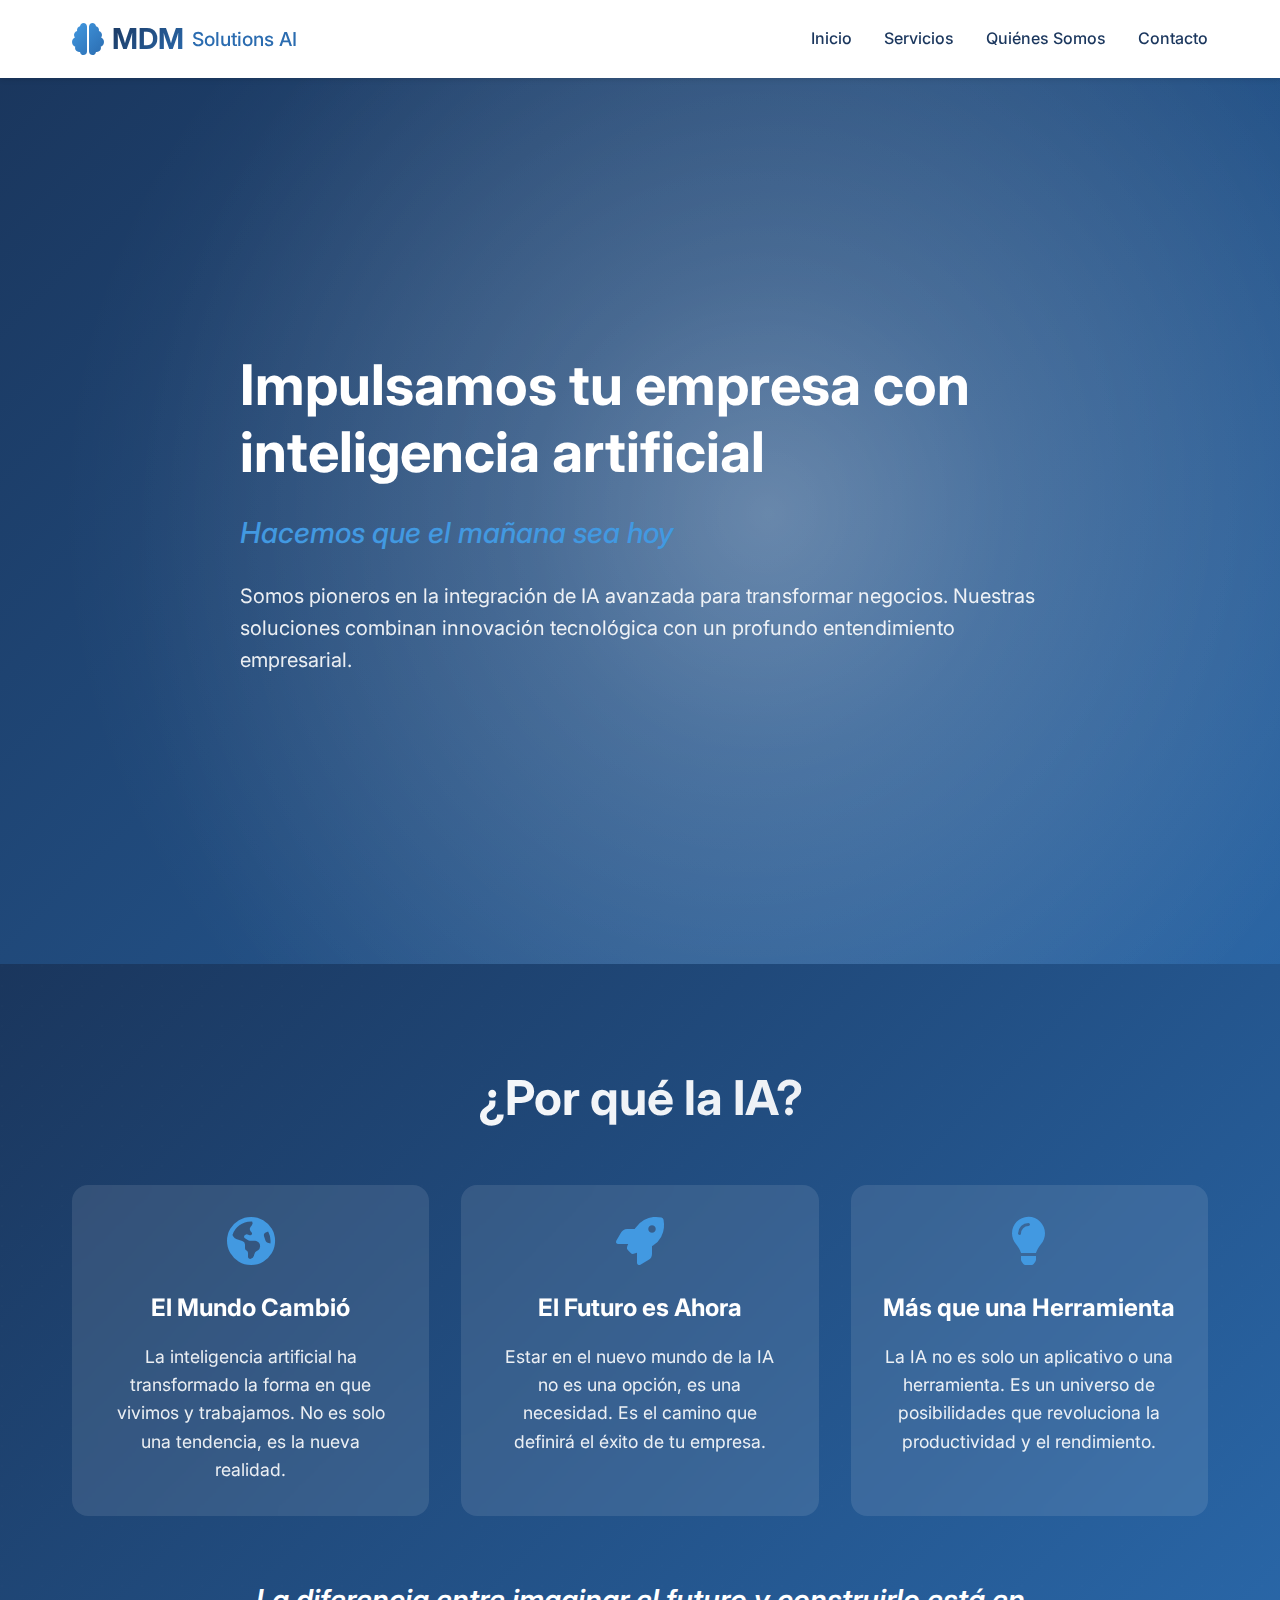
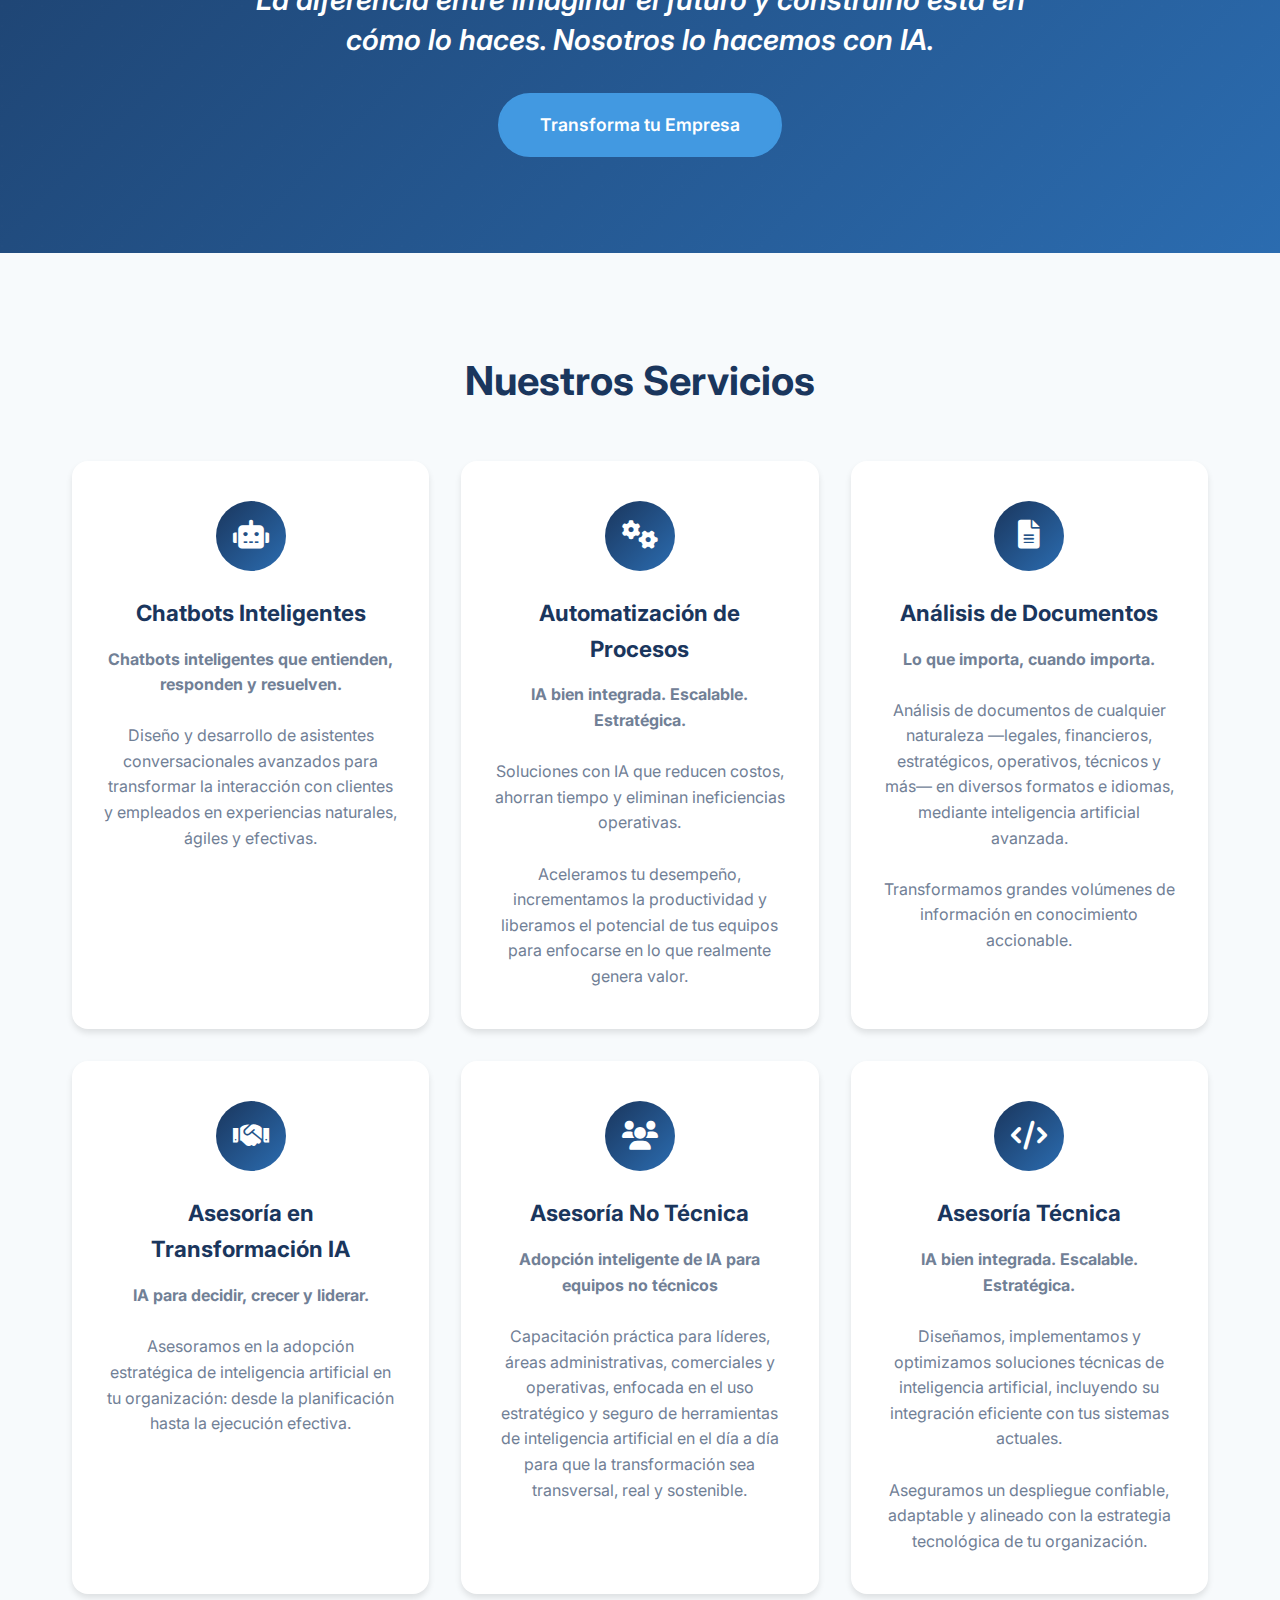
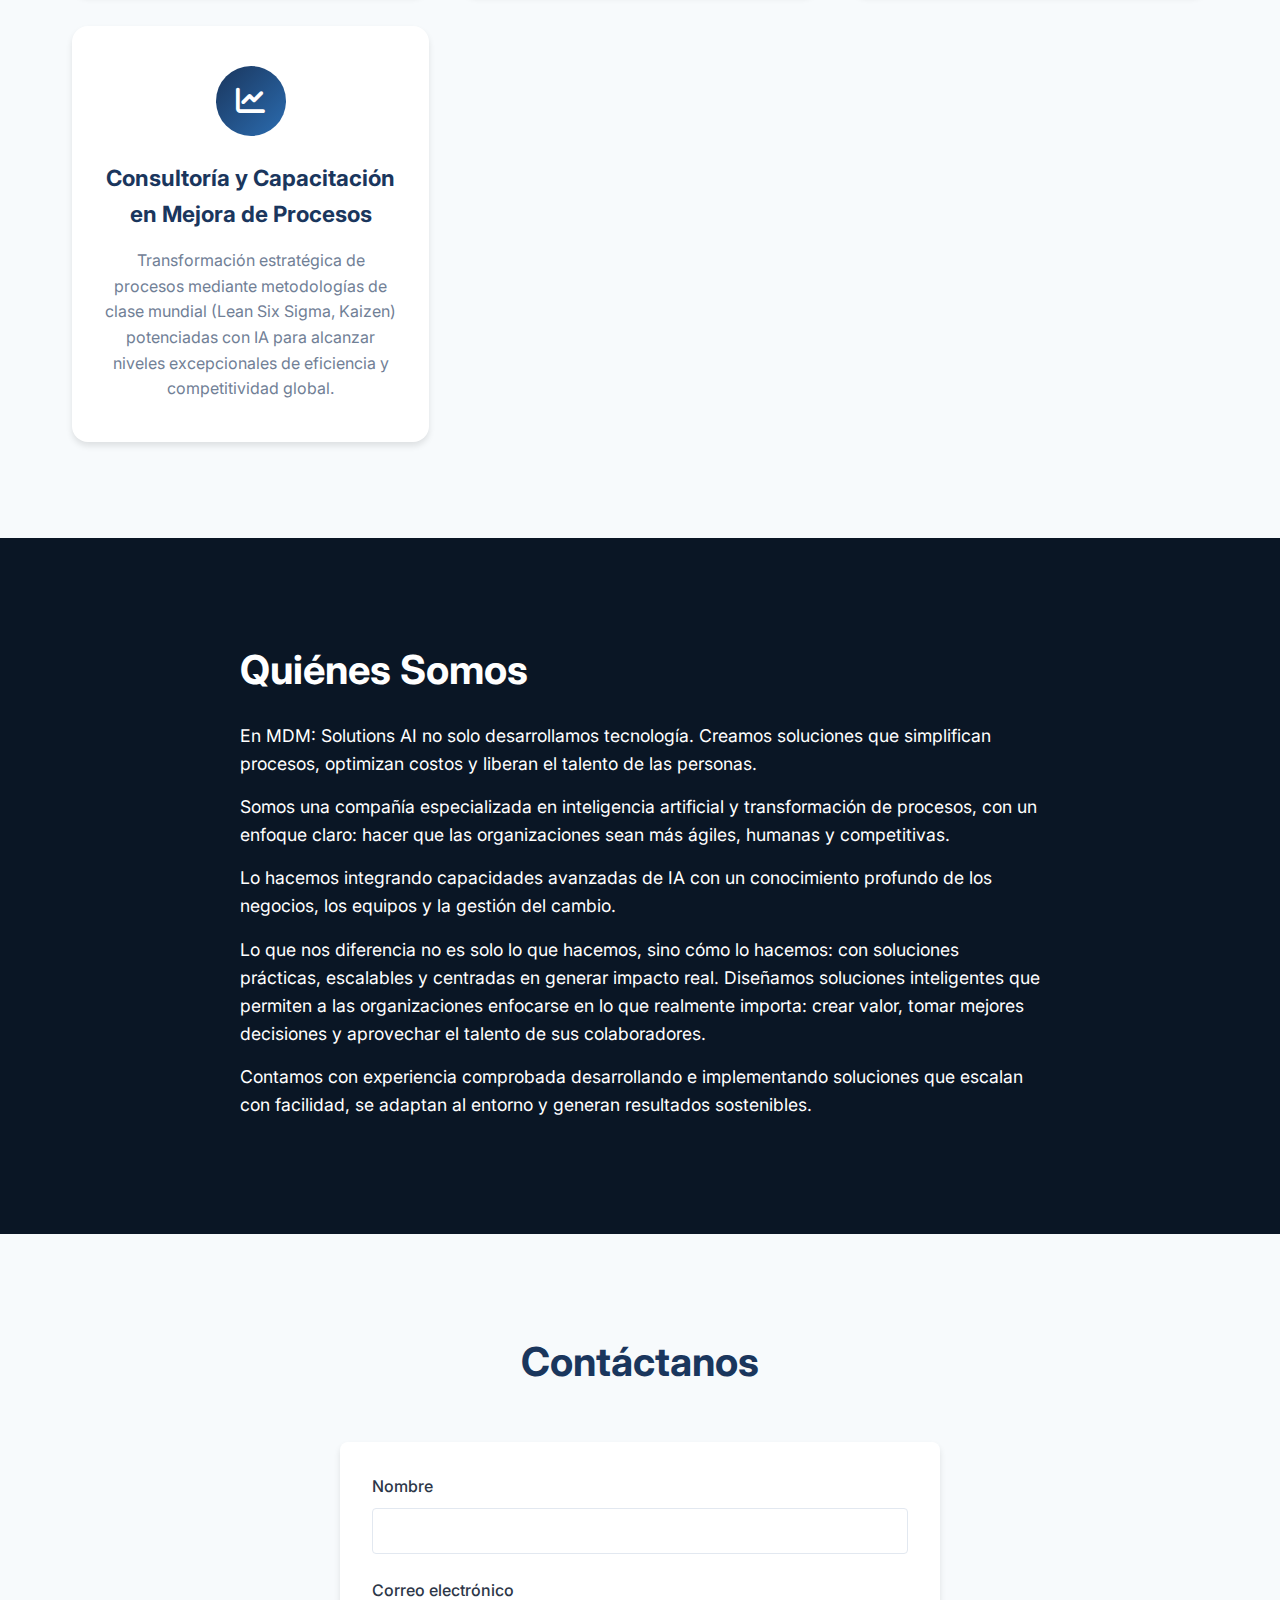
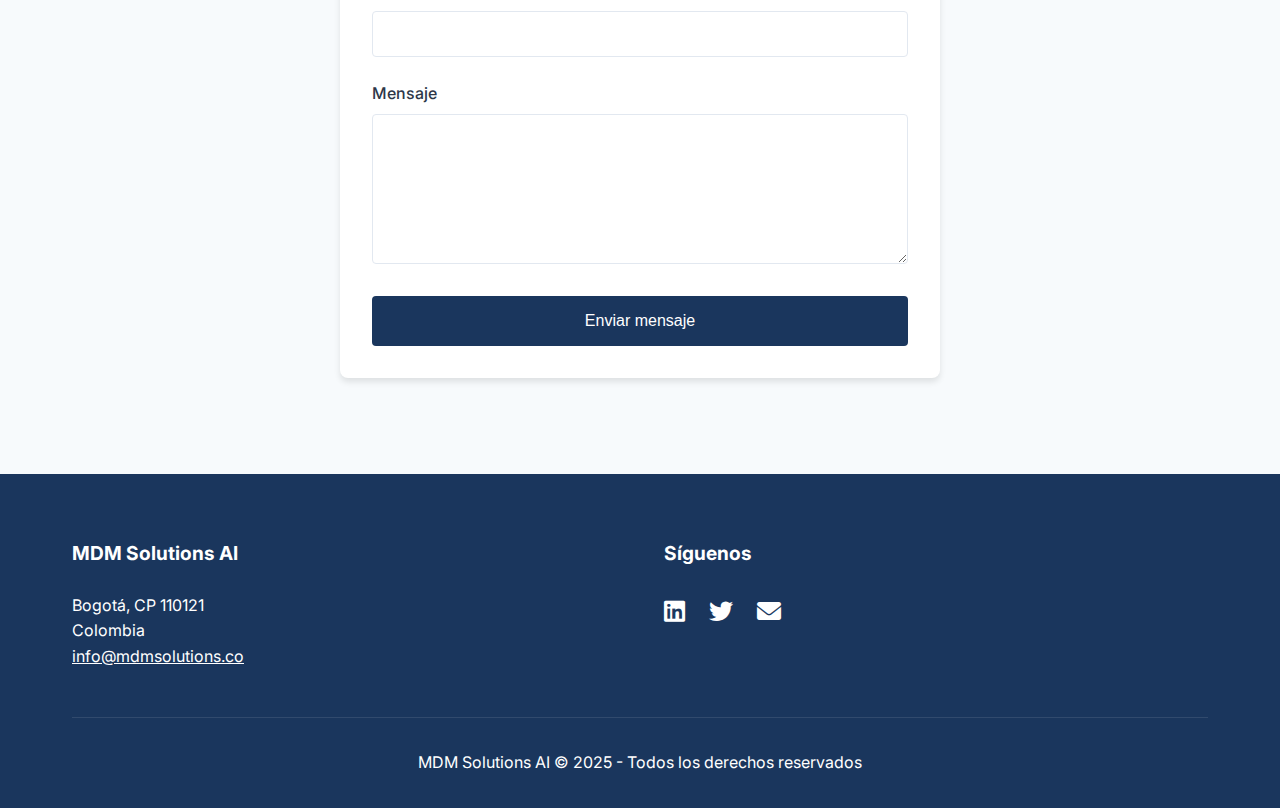
<file: index.html>
<!DOCTYPE html>
<html lang="es">
<head>
    <meta charset="UTF-8">
    <meta name="viewport" content="width=device-width, initial-scale=1.0">
    <title>MDM Solutions AI - Soluciones de Inteligencia Artificial</title>
    <link rel="stylesheet" href="styles.css">
    <!-- Font Awesome para íconos -->
    <link rel="stylesheet" href="https://cdnjs.cloudflare.com/ajax/libs/font-awesome/6.0.0/css/all.min.css">
    <!-- Google Fonts -->
    <link href="https://fonts.googleapis.com/css2?family=Inter:wght@300;400;500;600;700&display=swap" rel="stylesheet">
</head>
<body>
    <header class="header">
        <nav class="nav container">
            <a href="#" class="logo">
                <i class="fas fa-brain"></i>
                <span class="logo-text">MDM</span>
                <span class="logo-full">Solutions AI</span>
            </a>
            <button class="menu-toggle" aria-label="Toggle menu">
                <span></span>
                <span></span>
                <span></span>
            </button>
            <ul class="nav-links">
                <li><a href="#inicio">Inicio</a></li>
                <li><a href="#servicios">Servicios</a></li>
                <li><a href="#acerca">Quiénes Somos</a></li>
                <li><a href="#contacto">Contacto</a></li>
            </ul>
        </nav>
    </header>
    <div class="nav-overlay"></div>

    <main>
        <!-- Sección principal -->
        <section id="inicio" class="hero">
            <div class="hero-overlay"></div>
            <div class="container">
                <div class="hero-content">
                    <h1>Impulsamos tu empresa con inteligencia artificial</h1>
                    <p class="hero-slogan">Hacemos que el mañana sea hoy</p>
                    <p class="hero-subtitle">Somos pioneros en la integración de IA avanzada para transformar negocios. Nuestras soluciones combinan innovación tecnológica con un profundo entendimiento empresarial.</p>
                </div>
            </div>
        </section>

        <!-- Sección de Impacto IA -->
        <section class="impact-section">
            <div class="container">
                <div class="impact-content">
                    <h2 class="impact-title">¿Por qué la IA?</h2>
                    <div class="impact-grid">
                        <div class="impact-card">
                            <i class="fas fa-globe-americas"></i>
                            <h3>El Mundo Cambió</h3>
                            <p>La inteligencia artificial ha transformado la forma en que vivimos y trabajamos. No es solo una tendencia, es la nueva realidad.</p>
                        </div>
                        <div class="impact-card">
                            <i class="fas fa-rocket"></i>
                            <h3>El Futuro es Ahora</h3>
                            <p>Estar en el nuevo mundo de la IA no es una opción, es una necesidad. Es el camino que definirá el éxito de tu empresa.</p>
                        </div>
                        <div class="impact-card">
                            <i class="fas fa-lightbulb"></i>
                            <h3>Más que una Herramienta</h3>
                            <p>La IA no es solo un aplicativo o una herramienta. Es un universo de posibilidades que revoluciona la productividad y el rendimiento.</p>
                        </div>
                    </div>
                    <div class="impact-cta">
                        <p class="impact-quote">La diferencia entre imaginar el futuro y construirlo está en cómo lo haces. Nosotros lo hacemos con IA.</p>
                        <a href="#contacto" class="btn-primary">Transforma tu Empresa</a>
                    </div>
                </div>
            </div>
        </section>

        <!-- Sección de servicios -->
        <section id="servicios" class="services">
            <div class="container">
                <h2>Nuestros Servicios</h2>
                <div class="services-grid">
                    <div class="service-card">
                        <div class="service-icon">
                            <i class="fas fa-robot"></i>
                        </div>
                        <h3>Chatbots Inteligentes</h3>
                        <p><strong class="highlight-blue">Chatbots inteligentes que entienden, responden y resuelven.</strong><br><br>
                        Diseño y desarrollo de asistentes conversacionales avanzados para transformar la interacción con clientes y empleados en experiencias naturales, ágiles y efectivas.</p>
                    </div>
                    <div class="service-card">
                        <div class="service-icon">
                            <i class="fas fa-cogs"></i>
                        </div>
                        <h3>Automatización de Procesos</h3>
                        <p><strong class="highlight-blue">IA bien integrada. Escalable. Estratégica.</strong><br><br>
                        Soluciones con IA que reducen costos, ahorran tiempo y eliminan ineficiencias operativas.<br><br>Aceleramos tu desempeño, incrementamos la productividad y liberamos el potencial de tus equipos para enfocarse en lo que realmente genera valor.</p>
                    </div>
                    <div class="service-card">
                        <div class="service-icon">
                            <i class="fas fa-file-alt"></i>
                        </div>
                        <h3>Análisis de Documentos</h3>
                        <p><strong class="highlight-blue">Lo que importa, cuando importa.</strong><br><br>
                        Análisis de documentos de cualquier naturaleza —legales, financieros, estratégicos, operativos, técnicos y más— en diversos formatos e idiomas, mediante inteligencia artificial avanzada.<br><br>
                        Transformamos grandes volúmenes de información en conocimiento accionable.</p>
                    </div>
                    <div class="service-card">
                        <div class="service-icon">
                            <i class="fas fa-handshake"></i>
                        </div>
                        <h3>Asesoría en Transformación IA</h3>
                        <p><strong class="highlight-blue">IA para decidir, crecer y liderar.</strong><br><br>
                        Asesoramos en la adopción estratégica de inteligencia artificial en tu organización: desde la planificación hasta la ejecución efectiva.</p>
                    </div>
                    <div class="service-card">
                        <div class="service-icon">
                            <i class="fas fa-users"></i>
                        </div>
                        <h3>Asesoría No Técnica</h3>
                        <p><strong class="highlight-blue">Adopción inteligente de IA para equipos no técnicos</strong><br><br>
                        Capacitación práctica para líderes, áreas administrativas, comerciales y operativas, enfocada en el uso estratégico y seguro de herramientas de inteligencia artificial en el día a día para que la transformación sea transversal, real y sostenible.</p>
                    </div>
                    <div class="service-card">
                        <div class="service-icon">
                            <i class="fas fa-code"></i>
                        </div>
                        <h3>Asesoría Técnica</h3>
                        <p><strong class="highlight-blue">IA bien integrada. Escalable. Estratégica.</strong><br><br>
                        Diseñamos, implementamos y optimizamos soluciones técnicas de inteligencia artificial, incluyendo su integración eficiente con tus sistemas actuales.<br><br>
                        Aseguramos un despliegue confiable, adaptable y alineado con la estrategia tecnológica de tu organización.</p>
                    </div>
                    <div class="service-card">
                        <div class="service-icon">
                            <i class="fas fa-chart-line"></i>
                        </div>
                        <h3>Consultoría y Capacitación en Mejora de Procesos</h3>
                        <p>Transformación estratégica de procesos mediante metodologías de clase mundial (Lean Six Sigma, Kaizen) potenciadas con IA para alcanzar niveles excepcionales de eficiencia y competitividad global.</p>
                    </div>
                </div>
            </div>
        </section>

        <!-- Sección Quiénes Somos -->
        <section id="acerca" class="about" style="background: linear-gradient(rgba(0, 0, 0, 0.6), rgba(0, 0, 0, 0.6)), url('https://img.freepik.com/free-photo/business-partnership-meeting-digital-tablet_1421-77.jpg') no-repeat center center; background-size: cover; padding: 100px 0; position: relative;">
            <div class="container">
                <div class="about-content" style="position: relative; z-index: 2;">
                    <div class="about-text" style="max-width: 800px; margin: 0 auto;">
                        <h2 style="color: #ffffff; margin-bottom: 20px;">Quiénes Somos</h2>
                        <p class="about-description" style="color: #ffffff; margin-bottom: 15px;">En MDM: Solutions AI no solo desarrollamos tecnología. Creamos soluciones que simplifican procesos, optimizan costos y liberan el talento de las personas.</p>
                        <p class="about-description" style="color: #ffffff; margin-bottom: 15px;">Somos una compañía especializada en inteligencia artificial y transformación de procesos, con un enfoque claro: hacer que las organizaciones sean más ágiles, humanas y competitivas.</p>
                        <p class="about-description" style="color: #ffffff; margin-bottom: 15px;">Lo hacemos integrando capacidades avanzadas de IA con un conocimiento profundo de los negocios, los equipos y la gestión del cambio.</p>
                        <p class="about-description" style="color: #ffffff; margin-bottom: 15px;">Lo que nos diferencia no es solo lo que hacemos, sino cómo lo hacemos: con soluciones prácticas, escalables y centradas en generar impacto real. Diseñamos soluciones inteligentes que permiten a las organizaciones enfocarse en lo que realmente importa: crear valor, tomar mejores decisiones y aprovechar el talento de sus colaboradores.</p>
                        <p class="about-description" style="color: #ffffff; margin-bottom: 15px;">Contamos con experiencia comprobada desarrollando e implementando soluciones que escalan con facilidad, se adaptan al entorno y generan resultados sostenibles.</p>
                    </div>
                </div>
            </div>
        </section>

        <!-- Sección de Contacto -->
        <section id="contacto" class="contact">
            <div class="container">
                <h2>Contáctanos</h2>
                <form class="contact-form">
                    <div class="form-group">
                        <label for="name">Nombre</label>
                        <input type="text" id="name" name="name" required>
                    </div>
                    <div class="form-group">
                        <label for="email">Correo electrónico</label>
                        <input type="email" id="email" name="email" required>
                    </div>
                    <div class="form-group">
                        <label for="message">Mensaje</label>
                        <textarea id="message" name="message" required></textarea>
                    </div>
                    <button type="submit" class="btn-submit">Enviar mensaje</button>
                </form>
            </div>
        </section>
    </main>

    <!-- Footer -->
    <footer class="footer">
        <div class="container">
            <div class="footer-content">
                <div class="footer-info">
                    <h3>MDM Solutions AI</h3>
                    <p>Bogotá, CP 110121<br>
                    Colombia<br>
                    <a href="mailto:info@mdmsolutions.co" style="color: #ffffff;">info@mdmsolutions.co</a></p>
                </div>
                <div class="footer-social">
                    <h3>Síguenos</h3>
                    <div class="social-links">
                        <a href="#" aria-label="LinkedIn"><i class="fab fa-linkedin"></i></a>
                        <a href="#" aria-label="Twitter"><i class="fab fa-twitter"></i></a>
                        <a href="mailto:contacto@mdm-solutions.com" aria-label="Email"><i class="fas fa-envelope"></i></a>
                    </div>
                </div>
            </div>
            <div class="footer-bottom">
                <p>MDM Solutions AI © 2025 - Todos los derechos reservados</p>
            </div>
        </div>
    </footer>

    <!-- Scripts -->
    <script src="script.js"></script>
</body>
</html>
</file>
<file: styles.css>
/* Variables globales */
:root {
    --primary-color: #1a365d;
    --secondary-color: #2b6cb0;
    --accent-color: #4299e1;
    --text-color: #2d3748;
    --text-light: #718096;
    --background-light: #f7fafc;
    --white: #ffffff;
    --shadow: 0 4px 6px rgba(0, 0, 0, 0.1);
    --transition: all 0.3s ease;
    --gray: #f5f6fa;
}

/* Reset y estilos base */
* {
    margin: 0;
    padding: 0;
    box-sizing: border-box;
}

html {
    scroll-behavior: smooth;
}

body {
    font-family: 'Inter', sans-serif;
    line-height: 1.6;
    color: var(--text-color);
    background: var(--primary-color);
}

.container {
    max-width: 1200px;
    margin: 0 auto;
    padding: 0 2rem;
}

/* Header */
.header {
    position: fixed;
    top: 0;
    left: 0;
    right: 0;
    background: var(--white);
    box-shadow: 0 2px 5px rgba(0,0,0,0.1);
    z-index: 1000;
    padding: 1rem 0;
}

.nav {
    display: flex;
    justify-content: space-between;
    align-items: center;
}

.logo {
    text-decoration: none;
    display: flex;
    align-items: center;
    gap: 0.5rem;
    font-weight: 700;
    color: var(--primary-color);
    transition: var(--transition);
}

.logo:hover {
    color: var(--accent-color);
    transform: scale(1.05);
}

.logo i {
    font-size: 2rem;
    color: var(--accent-color);
    background: linear-gradient(135deg, var(--accent-color), var(--secondary-color));
    -webkit-background-clip: text;
    -webkit-text-fill-color: transparent;
}

.logo-text {
    font-size: 1.8rem;
    font-weight: 700;
    background: linear-gradient(135deg, var(--primary-color), var(--secondary-color));
    -webkit-background-clip: text;
    -webkit-text-fill-color: transparent;
}

.logo-full {
    font-size: 1.2rem;
    color: var(--secondary-color);
    font-weight: 500;
}

.nav-links {
    display: flex;
    gap: 2rem;
    list-style: none;
}

.nav-links a {
    text-decoration: none;
    color: var(--primary-color);
    font-weight: 500;
    transition: color 0.3s ease;
}

.nav-links a:hover {
    color: var(--accent-color);
}

.tagline {
    text-align: center;
    font-style: italic;
    color: var(--text-light);
    margin-top: 0.5rem;
}

/* Hero Section */
.hero {
    height: 100vh;
    background: url('https://images.unsplash.com/photo-1639322537228-f710d846310a?q=80&w=2072&auto=format&fit=crop') center/cover no-repeat;
    position: relative;
    display: flex;
    align-items: center;
    margin-top: 4rem;
    overflow: hidden;
}

.hero-overlay {
    position: absolute;
    top: 0;
    left: 0;
    right: 0;
    bottom: 0;
    background: linear-gradient(135deg, 
        rgba(26, 54, 93, 0.92), 
        rgba(43, 108, 176, 0.85)
    );
    z-index: 1;
}

.hero::before {
    content: '';
    position: absolute;
    top: -50%;
    right: -20%;
    width: 120%;
    height: 200%;
    background: radial-gradient(
        circle at center,
        rgba(255, 255, 255, 0.2) 0%,
        rgba(255, 255, 255, 0.1) 20%,
        rgba(255, 255, 255, 0.05) 40%,
        transparent 60%
    );
    transform: rotate(-15deg);
    animation: lightMove 20s infinite alternate;
    z-index: 2;
    pointer-events: none;
}

.hero::after {
    content: '';
    position: absolute;
    top: -30%;
    right: -10%;
    width: 100%;
    height: 160%;
    background: radial-gradient(
        ellipse at center,
        rgba(255, 255, 255, 0.15) 0%,
        rgba(255, 255, 255, 0.08) 30%,
        transparent 70%
    );
    transform: rotate(15deg);
    animation: lightPulse 15s infinite alternate;
    z-index: 2;
    pointer-events: none;
}

@keyframes lightMove {
    0% {
        transform: rotate(-15deg) translateY(0);
    }
    100% {
        transform: rotate(-15deg) translateY(-10%);
    }
}

@keyframes lightPulse {
    0% {
        opacity: 0.5;
        transform: rotate(15deg) scale(1);
    }
    100% {
        opacity: 1;
        transform: rotate(15deg) scale(1.1);
    }
}

.hero-content {
    position: relative;
    z-index: 3;
    color: var(--white);
    max-width: 800px;
}

.hero h1 {
    font-size: 3.5rem;
    font-weight: 700;
    line-height: 1.2;
    margin-bottom: 1.5rem;
}

.hero-slogan {
    font-size: 1.8rem;
    font-weight: 500;
    color: var(--accent-color);
    margin-bottom: 1.5rem;
    font-style: italic;
}

.hero-subtitle {
    font-size: 1.25rem;
    opacity: 0.9;
}

/* Servicios */
.services {
    padding: 6rem 0;
    background: var(--background-light);
}

.services h2 {
    text-align: center;
    font-size: 2.5rem;
    color: var(--primary-color);
    margin-bottom: 3rem;
}

.services-grid {
    display: grid;
    grid-template-columns: repeat(auto-fit, minmax(300px, 1fr));
    gap: 2rem;
    margin-top: 3rem;
}

.service-card {
    background: var(--white);
    padding: 2.5rem 2rem;
    border-radius: 1rem;
    box-shadow: 0 4px 6px rgba(0, 0, 0, 0.1);
    transition: all 0.3s ease;
    text-align: center;
    position: relative;
    overflow: hidden;
}

.service-card::before {
    content: '';
    position: absolute;
    top: 0;
    left: 0;
    width: 100%;
    height: 4px;
    background: linear-gradient(90deg, var(--primary-color), var(--accent-color));
    transform: scaleX(0);
    transition: transform 0.3s ease;
}

.service-card:hover {
    transform: translateY(-10px);
    box-shadow: 0 10px 20px rgba(0, 0, 0, 0.1);
}

.service-card:hover::before {
    transform: scaleX(1);
}

.service-icon {
    width: 70px;
    height: 70px;
    margin: 0 auto 1.5rem;
    background: linear-gradient(135deg, var(--primary-color), var(--secondary-color));
    border-radius: 50%;
    display: flex;
    align-items: center;
    justify-content: center;
    transition: all 0.3s ease;
}

.service-card:hover .service-icon {
    transform: scale(1.1);
}

.service-icon i {
    font-size: 1.8rem;
    color: var(--white);
}

.service-card h3 {
    color: var(--primary-color);
    font-size: 1.4rem;
    margin-bottom: 1rem;
}

.service-card p {
    color: var(--text-light);
    line-height: 1.6;
}

/* Sobre Nosotros */
.about {
    padding: 6rem 0;
}

.about-content {
    max-width: 800px;
    margin: 0 auto;
}

.about h2 {
    font-size: 2.5rem;
    color: var(--primary-color);
    margin-bottom: 2rem;
}

.about-description {
    font-size: 1.1rem;
    color: var(--text-light);
    margin-bottom: 3rem;
}

.values {
    display: grid;
    grid-template-columns: repeat(auto-fit, minmax(250px, 1fr));
    gap: 2rem;
}

.value-item {
    text-align: center;
    padding: 2rem;
}

.value-item i {
    font-size: 2rem;
    color: var(--accent-color);
    margin-bottom: 1rem;
}

.value-item h3 {
    color: var(--primary-color);
    margin-bottom: 1rem;
}

/* Contacto */
.contact {
    padding: 6rem 0;
    background: var(--background-light);
}

.contact h2 {
    text-align: center;
    font-size: 2.5rem;
    color: var(--primary-color);
    margin-bottom: 3rem;
}

.contact-form {
    max-width: 600px;
    margin: 0 auto;
    background: var(--white);
    padding: 2rem;
    border-radius: 8px;
    box-shadow: var(--shadow);
}

.form-group {
    margin-bottom: 1.5rem;
}

.form-group label {
    display: block;
    margin-bottom: 0.5rem;
    color: var(--text-color);
    font-weight: 500;
}

.form-group input,
.form-group textarea {
    width: 100%;
    padding: 0.8rem;
    border: 1px solid #e2e8f0;
    border-radius: 4px;
    font-size: 1rem;
    transition: var(--transition);
}

.form-group input:focus,
.form-group textarea:focus {
    outline: none;
    border-color: var(--accent-color);
    box-shadow: 0 0 0 3px rgba(66, 153, 225, 0.1);
}

.form-group textarea {
    height: 150px;
    resize: vertical;
}

.btn-submit {
    background: var(--primary-color);
    color: var(--white);
    padding: 1rem 2rem;
    border: none;
    border-radius: 4px;
    font-size: 1rem;
    font-weight: 500;
    cursor: pointer;
    width: 100%;
    transition: var(--transition);
}

.btn-submit:hover {
    background: var(--accent-color);
    transform: translateY(-2px);
}

/* Mensaje de confirmación del formulario */
.contact-message {
    margin-top: 20px;
    padding: 15px 20px;
    border-radius: 8px;
    text-align: center;
    font-weight: 500;
    transition: all 0.3s ease;
}

.contact-message.success {
    background: #d4edda;
    color: #155724;
    border: 1px solid #c3e6cb;
}

.contact-message.error {
    background: #f8d7da;
    color: #721c24;
    border: 1px solid #f5c6cb;
}

.contact-message.show {
    display: block !important;
    animation: slideIn 0.3s ease;
}

@keyframes slideIn {
    from {
        opacity: 0;
        transform: translateY(-10px);
    }
    to {
        opacity: 1;
        transform: translateY(0);
    }
}

/* Footer */
.footer {
    background: var(--primary-color);
    color: var(--white);
    padding: 4rem 0 2rem;
}

.footer-content {
    display: grid;
    grid-template-columns: repeat(auto-fit, minmax(250px, 1fr));
    gap: 3rem;
    margin-bottom: 3rem;
}

.footer h3 {
    font-size: 1.2rem;
    margin-bottom: 1.5rem;
}

.social-links {
    display: flex;
    gap: 1.5rem;
}

.social-links a {
    color: var(--white);
    font-size: 1.5rem;
    transition: var(--transition);
}

.social-links a:hover {
    color: var(--accent-color);
}

/* Estilos específicos para Telegram */
.social-links a[aria-label="Telegram"]:hover {
    color: #0088cc; /* Color oficial de Telegram */
}

.social-links a[aria-label="LinkedIn"]:hover {
    color: #0077b5; /* Color oficial de LinkedIn */
}

.social-links a[aria-label="Twitter"]:hover {
    color: #1da1f2; /* Color oficial de Twitter */
}

.social-links a[aria-label="Email"]:hover {
    color: var(--accent-color);
}

.footer-bottom {
    text-align: center;
    padding-top: 2rem;
    border-top: 1px solid rgba(255, 255, 255, 0.1);
}

/* Menu Toggle Button */
.menu-toggle {
    display: none;
    background: none;
    border: none;
    cursor: pointer;
    padding: 0.5rem;
    z-index: 1001;
    position: relative;
}

.menu-toggle span {
    display: block;
    width: 25px;
    height: 2px;
    background-color: var(--primary-color);
    margin: 5px 0;
    transition: all 0.3s ease;
    transform-origin: center;
}

/* Responsive */
@media (max-width: 768px) {
    .container {
        padding: 0 1rem;
    }

    /* Header y Navegación */
    .header {
        padding: 0.5rem 0;
        position: fixed;
        width: 100%;
        background: var(--white);
    }

    .nav {
        flex-direction: row;
        justify-content: space-between;
        align-items: center;
        position: relative;
    }

    .menu-toggle {
        display: block;
    }

    .nav-links {
        position: fixed;
        top: 0;
        right: -100%;
        width: 80%;
        max-width: 300px;
        height: 100vh;
        background: var(--white);
        flex-direction: column;
        align-items: flex-start;
        padding: 5rem 2rem 2rem;
        transition: all 0.3s ease;
        box-shadow: -2px 0 5px rgba(0, 0, 0, 0.1);
        z-index: 1000;
    }

    .nav-links.active {
        right: 0;
    }

    .nav-links li {
        width: 100%;
        opacity: 0;
        transform: translateX(20px);
        transition: all 0.3s ease;
    }

    .nav-links.active li {
        opacity: 1;
        transform: translateX(0);
    }

    .nav-links li:nth-child(1) { transition-delay: 0.1s; }
    .nav-links li:nth-child(2) { transition-delay: 0.2s; }
    .nav-links li:nth-child(3) { transition-delay: 0.3s; }
    .nav-links li:nth-child(4) { transition-delay: 0.4s; }

    .nav-links a {
        display: block;
        width: 100%;
        padding: 1rem 0;
        font-size: 1.1rem;
        color: var(--primary-color);
        border-bottom: 1px solid rgba(0, 0, 0, 0.1);
    }

    .nav-links a:hover {
        color: var(--accent-color);
    }

    /* Animación del botón hamburguesa */
    .menu-toggle.active span:nth-child(1) {
        transform: rotate(45deg) translate(5px, 5px);
    }

    .menu-toggle.active span:nth-child(2) {
        opacity: 0;
        transform: translateX(-20px);
    }

    .menu-toggle.active span:nth-child(3) {
        transform: rotate(-45deg) translate(7px, -7px);
    }

    /* Overlay cuando el menú está abierto */
    .nav-overlay {
        display: none;
        position: fixed;
        top: 0;
        left: 0;
        width: 100%;
        height: 100%;
        background: rgba(0, 0, 0, 0.5);
        z-index: 999;
        opacity: 0;
        transition: opacity 0.3s ease;
    }

    .nav-overlay.active {
        display: block;
        opacity: 1;
    }

    /* Hero Section */
    .hero {
        height: auto;
        min-height: 100vh;
        padding: 6rem 0 3rem;
        margin-top: 0;
    }

    .hero-content {
        padding: 0 1rem;
    }

    .hero h1 {
        font-size: 2rem;
        margin-bottom: 1rem;
    }

    .hero-slogan {
        font-size: 1.4rem;
        margin-bottom: 1rem;
    }

    .hero-subtitle {
        font-size: 1.1rem;
    }

    /* Servicios */
    .services {
        padding: 3rem 0;
    }

    .services h2 {
        font-size: 2rem;
        margin-bottom: 2rem;
    }

    .services-grid {
        grid-template-columns: 1fr;
        gap: 1.5rem;
    }

    .service-card {
        padding: 2rem 1.5rem;
    }

    /* Sobre Nosotros */
    .about {
        padding: 3rem 0;
    }

    .about h2 {
        font-size: 2rem;
    }

    .about-description {
        font-size: 1rem;
    }

    .values {
        grid-template-columns: 1fr;
        gap: 1.5rem;
    }

    .value-item {
        padding: 1.5rem;
    }

    /* Contacto */
    .contact {
        padding: 3rem 0;
    }

    .contact h2 {
        font-size: 2rem;
    }

    .contact-form {
        padding: 1.5rem;
    }

    .form-group input,
    .form-group textarea {
        padding: 0.7rem;
    }

    /* Footer */
    .footer {
        padding: 3rem 0 1.5rem;
    }

    .footer-content {
        grid-template-columns: 1fr;
        gap: 2rem;
        text-align: center;
    }

    .social-links {
        justify-content: center;
    }
}

/* Ajustes adicionales para pantallas muy pequeñas */
@media (max-width: 480px) {
    .hero h1 {
        font-size: 1.8rem;
    }

    .hero-slogan {
        font-size: 1.2rem;
    }

    .hero-subtitle {
        font-size: 1rem;
    }

    .service-icon {
        width: 50px;
        height: 50px;
    }

    .service-icon i {
        font-size: 1.2rem;
    }

    .btn-submit {
        padding: 0.8rem 1.5rem;
    }
}

/* Sección de Impacto IA */
.impact-section {
    padding: 6rem 0;
    background: linear-gradient(135deg, var(--primary-color), var(--secondary-color));
    color: var(--white);
    position: relative;
    overflow: hidden;
}

.impact-section::before {
    content: '';
    position: absolute;
    top: 0;
    left: 0;
    right: 0;
    bottom: 0;
    background: url('data:image/svg+xml,<svg width="20" height="20" viewBox="0 0 20 20" xmlns="http://www.w3.org/2000/svg"><circle cx="2" cy="2" r="1" fill="rgba(255,255,255,0.1)"/></svg>') repeat;
    opacity: 0.1;
}

.impact-content {
    position: relative;
    z-index: 1;
}

.impact-title {
    text-align: center;
    font-size: 3rem;
    font-weight: 700;
    margin-bottom: 3rem;
    background: linear-gradient(135deg, #fff, #e2e8f0);
    -webkit-background-clip: text;
    -webkit-text-fill-color: transparent;
}

.impact-grid {
    display: grid;
    grid-template-columns: repeat(auto-fit, minmax(300px, 1fr));
    gap: 2rem;
    margin-bottom: 4rem;
}

.impact-card {
    background: rgba(255, 255, 255, 0.1);
    backdrop-filter: blur(10px);
    padding: 2rem;
    border-radius: 1rem;
    text-align: center;
    transition: transform 0.3s ease;
}

.impact-card:hover {
    transform: translateY(-10px);
}

.impact-card i {
    font-size: 3rem;
    margin-bottom: 1.5rem;
    color: var(--accent-color);
}

.impact-card h3 {
    font-size: 1.5rem;
    margin-bottom: 1rem;
    color: var(--white);
}

.impact-card p {
    font-size: 1.1rem;
    line-height: 1.6;
    opacity: 0.9;
}

.impact-cta {
    text-align: center;
    margin-top: 4rem;
}

.impact-quote {
    font-size: 1.8rem;
    font-weight: 600;
    font-style: italic;
    margin-bottom: 2rem;
    line-height: 1.4;
    max-width: 800px;
    margin-left: auto;
    margin-right: auto;
}

.btn-primary {
    display: inline-block;
    background: var(--accent-color);
    color: var(--white);
    padding: 1rem 2.5rem;
    border-radius: 50px;
    text-decoration: none;
    font-weight: 600;
    font-size: 1.1rem;
    transition: all 0.3s ease;
    border: 2px solid var(--accent-color);
}

.btn-primary:hover {
    background: transparent;
    transform: translateY(-3px);
    box-shadow: 0 10px 20px rgba(0, 0, 0, 0.2);
}

/* Responsive para la sección de impacto */
@media (max-width: 768px) {
    .impact-section {
        padding: 4rem 0;
    }

    .impact-title {
        font-size: 2.5rem;
        margin-bottom: 2rem;
    }

    .impact-grid {
        grid-template-columns: 1fr;
        gap: 1.5rem;
    }

    .impact-card {
        padding: 1.5rem;
    }

    .impact-quote {
        font-size: 1.5rem;
        padding: 0 1rem;
    }

    .btn-primary {
        padding: 0.8rem 2rem;
        font-size: 1rem;
    }
}

/* Responsive para servicios */
@media (max-width: 1200px) {
    .services-grid {
        grid-template-columns: repeat(2, 1fr);
    }
}

@media (max-width: 768px) {
    .services-grid {
        grid-template-columns: 1fr;
    }
    
    .service-card {
        padding: 2rem 1.5rem;
    }
} 

/* Chat Flotante */
.chat-float-button {
    position: fixed;
    bottom: 2rem;
    right: 2rem;
    width: 60px;
    height: 60px;
    background: var(--accent-color);
    border-radius: 50%;
    display: flex;
    align-items: center;
    justify-content: center;
    cursor: pointer;
    box-shadow: 0 4px 20px rgba(0, 0, 0, 0.3);
    transition: all 0.3s ease;
    z-index: 1000;
}

.chat-float-button:hover {
    transform: scale(1.1);
    box-shadow: 0 6px 25px rgba(0, 0, 0, 0.4);
}

.chat-float-button i {
    font-size: 1.5rem;
    color: var(--white);
}

.chat-tooltip {
    position: absolute;
    right: 70px;
    background: var(--primary-color);
    color: var(--white);
    padding: 0.5rem 1rem;
    border-radius: 0.5rem;
    font-size: 0.9rem;
    white-space: nowrap;
    opacity: 0;
    visibility: hidden;
    transition: all 0.3s ease;
}

.chat-tooltip::after {
    content: '';
    position: absolute;
    right: -5px;
    top: 50%;
    transform: translateY(-50%);
    border-left: 5px solid var(--primary-color);
    border-top: 5px solid transparent;
    border-bottom: 5px solid transparent;
}

.chat-float-button:hover .chat-tooltip {
    opacity: 1;
    visibility: visible;
}

/* Modal del Chat */
.chat-modal {
    position: fixed;
    top: 0;
    left: 0;
    width: 100%;
    height: 100%;
    background: rgba(0, 0, 0, 0.5);
    display: none;
    align-items: center;
    justify-content: center;
    z-index: 1001;
    opacity: 0;
    transition: opacity 0.3s ease;
}

.chat-modal.active {
    display: flex;
    opacity: 1;
}

.chat-modal-content {
    background: var(--white);
    border-radius: 1rem;
    width: 90%;
    max-width: 400px;
    max-height: 80vh;
    box-shadow: 0 10px 30px rgba(0, 0, 0, 0.3);
    transform: scale(0.7);
    transition: transform 0.3s ease;
}

.chat-modal.active .chat-modal-content {
    transform: scale(1);
}

.chat-header {
    background: var(--primary-color);
    color: var(--white);
    padding: 1.5rem;
    border-radius: 1rem 1rem 0 0;
    display: flex;
    justify-content: space-between;
    align-items: center;
}

.chat-header h3 {
    margin: 0;
    font-size: 1.2rem;
    display: flex;
    align-items: center;
    gap: 0.5rem;
}

.chat-close-btn {
    background: none;
    border: none;
    color: var(--white);
    font-size: 1.2rem;
    cursor: pointer;
    padding: 0.5rem;
    border-radius: 50%;
    transition: background-color 0.3s ease;
}

.chat-close-btn:hover {
    background: rgba(255, 255, 255, 0.2);
}

.chat-messages {
    height: 300px;
    padding: 1.5rem;
    overflow-y: auto;
    background: #f8f9fa;
}

.message {
    margin-bottom: 1rem;
    padding: 0.8rem;
    border-radius: 1rem;
    max-width: 80%;
    font-size: 0.9rem;
}

.bot-message {
    background: var(--primary-color);
    color: var(--white);
    margin-right: auto;
}

.user-message {
    background: var(--accent-color);
    color: var(--white);
    margin-left: auto;
}

.chat-input-container {
    display: flex;
    padding: 1rem;
    background: var(--white);
    border-top: 1px solid #e9ecef;
}

.chat-input {
    flex: 1;
    padding: 0.8rem;
    border: 1px solid #e9ecef;
    border-radius: 2rem;
    font-size: 0.9rem;
    outline: none;
    transition: border-color 0.3s ease;
}

.chat-input:focus {
    border-color: var(--accent-color);
}

.chat-send-btn {
    background: var(--accent-color);
    color: var(--white);
    border: none;
    border-radius: 50%;
    width: 40px;
    height: 40px;
    margin-left: 0.8rem;
    cursor: pointer;
    transition: all 0.3s ease;
    display: flex;
    align-items: center;
    justify-content: center;
}

.chat-send-btn:hover {
    background: var(--secondary-color);
    transform: scale(1.1);
}

.chat-send-btn i {
    font-size: 1rem;
}

/* Responsive para el chat flotante */
@media (max-width: 768px) {
    .chat-float-button {
        bottom: 1rem;
        right: 1rem;
        width: 50px;
        height: 50px;
    }
    
    .chat-float-button i {
        font-size: 1.2rem;
    }
    
    .chat-modal-content {
        width: 95%;
        max-height: 90vh;
    }
    
    .chat-messages {
        height: 250px;
    }
    
    .chat-tooltip {
        display: none;
    }
} 

/* Estilos para Markdown en el chat */
.message p {
    margin: 0;
    line-height: 1.4;
}

.message .markdown-content {
    line-height: 1.5;
}

.message .markdown-content h1,
.message .markdown-content h2,
.message .markdown-content h3,
.message .markdown-content h4,
.message .markdown-content h5,
.message .markdown-content h6 {
    margin: 0.5rem 0;
    font-weight: 600;
    color: inherit;
}

.message .markdown-content h1 { font-size: 1.1rem; }
.message .markdown-content h2 { font-size: 1rem; }
.message .markdown-content h3 { font-size: 0.95rem; }
.message .markdown-content h4 { font-size: 0.9rem; }
.message .markdown-content h5 { font-size: 0.85rem; }
.message .markdown-content h6 { font-size: 0.8rem; }

.message .markdown-content p {
    margin: 0.3rem 0;
}

.message .markdown-content ul,
.message .markdown-content ol {
    margin: 0.3rem 0;
    padding-left: 1.2rem;
}

.message .markdown-content li {
    margin: 0.2rem 0;
}

.message .markdown-content code {
    background: rgba(0, 0, 0, 0.1);
    padding: 0.2rem 0.4rem;
    border-radius: 0.3rem;
    font-family: 'Courier New', monospace;
    font-size: 0.85rem;
}

.message .markdown-content pre {
    background: rgba(0, 0, 0, 0.1);
    padding: 0.8rem;
    border-radius: 0.5rem;
    overflow-x: auto;
    margin: 0.5rem 0;
}

.message .markdown-content pre code {
    background: none;
    padding: 0;
}

.message .markdown-content blockquote {
    border-left: 3px solid rgba(255, 255, 255, 0.3);
    margin: 0.5rem 0;
    padding-left: 0.8rem;
    font-style: italic;
    opacity: 0.9;
}

.message .markdown-content a {
    color: inherit;
    text-decoration: underline;
    opacity: 0.9;
}

.message .markdown-content a:hover {
    opacity: 1;
}

.message .markdown-content strong {
    font-weight: 600;
}

.message .markdown-content em {
    font-style: italic;
}

.message .markdown-content table {
    border-collapse: collapse;
    width: 100%;
    margin: 0.5rem 0;
    font-size: 0.85rem;
}

.message .markdown-content th,
.message .markdown-content td {
    border: 1px solid rgba(255, 255, 255, 0.2);
    padding: 0.3rem 0.5rem;
    text-align: left;
}

.message .markdown-content th {
    background: rgba(255, 255, 255, 0.1);
    font-weight: 600;
}

/* Estilos específicos para mensajes del bot con Markdown */
.bot-message .markdown-content {
    color: var(--white);
}

.bot-message .markdown-content code {
    background: rgba(255, 255, 255, 0.2);
}

.bot-message .markdown-content pre {
    background: rgba(255, 255, 255, 0.2);
}

.bot-message .markdown-content blockquote {
    border-left-color: rgba(255, 255, 255, 0.4);
}

/* Estilos específicos para mensajes del usuario con Markdown */
.user-message .markdown-content {
    color: var(--white);
}

.user-message .markdown-content code {
    background: rgba(255, 255, 255, 0.2);
}

.user-message .markdown-content pre {
    background: rgba(255, 255, 255, 0.2);
}

.user-message .markdown-content blockquote {
    border-left-color: rgba(255, 255, 255, 0.4);
}
</file>
